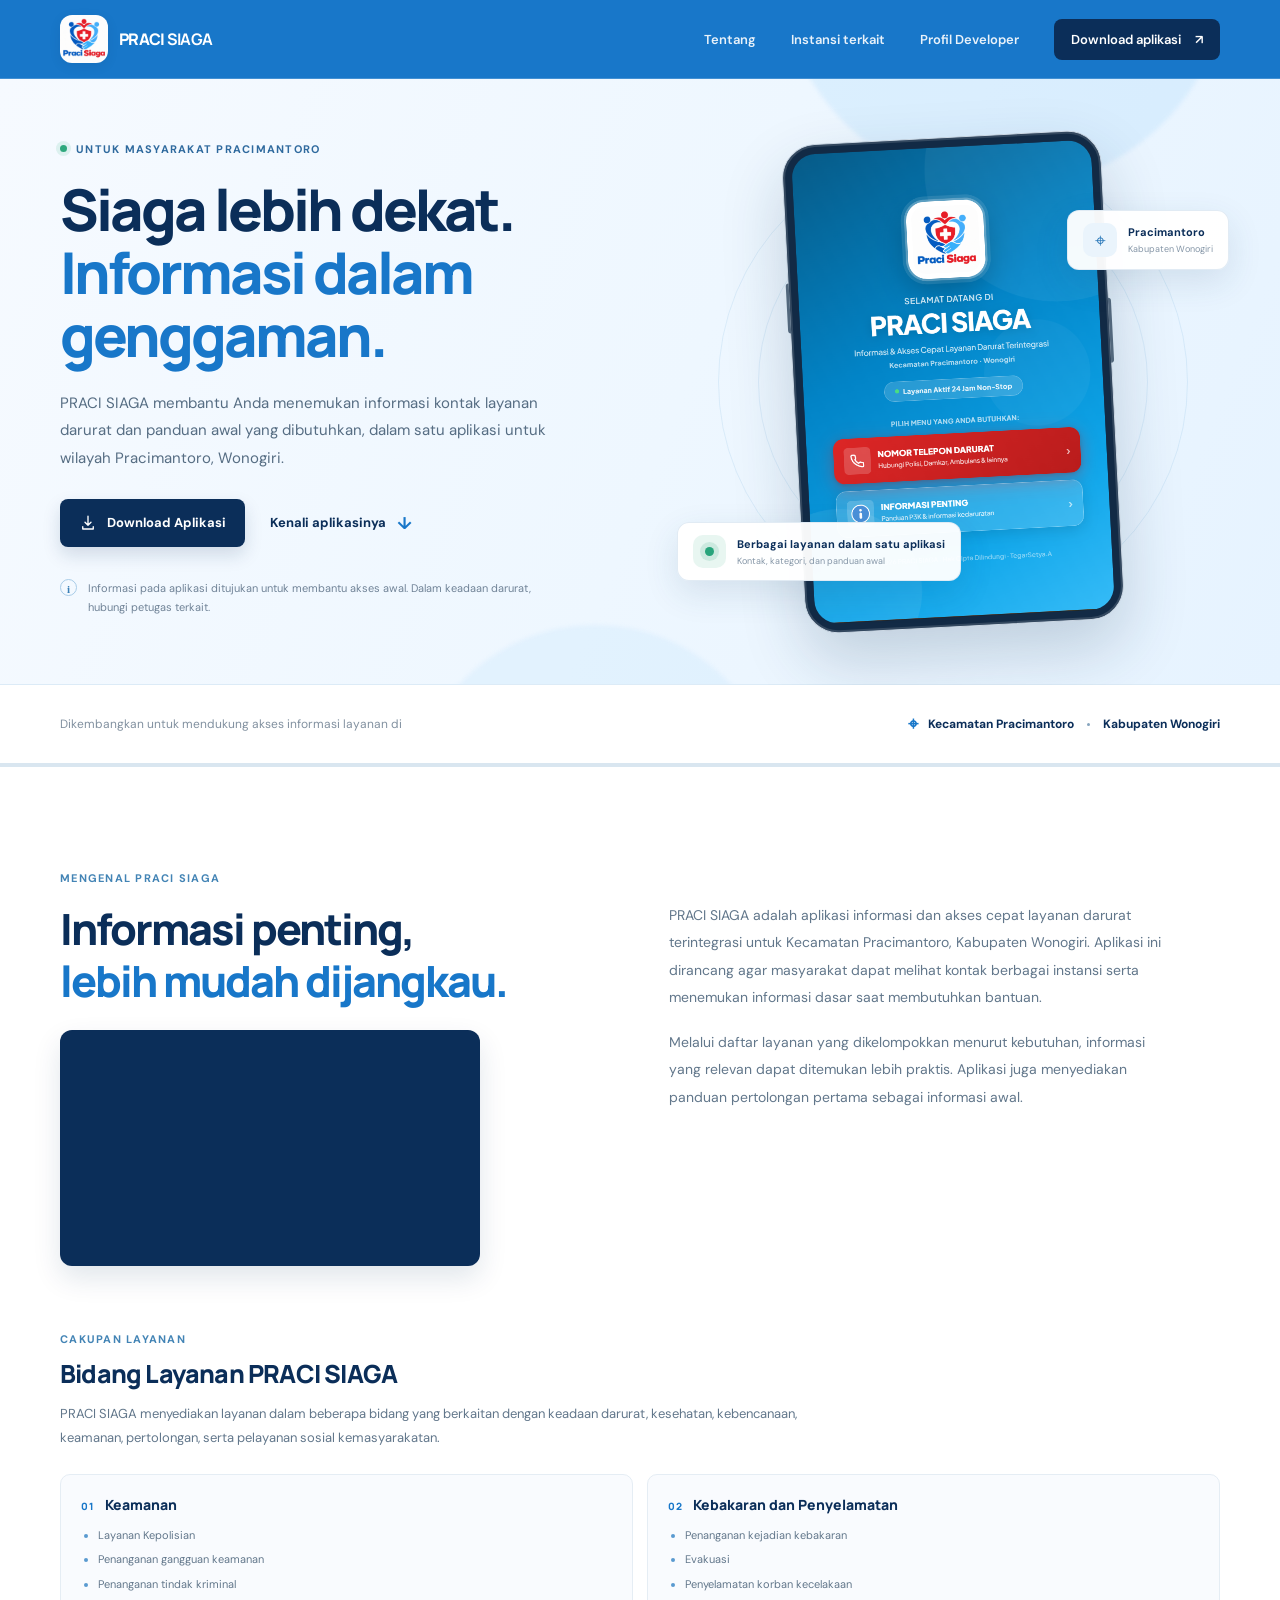
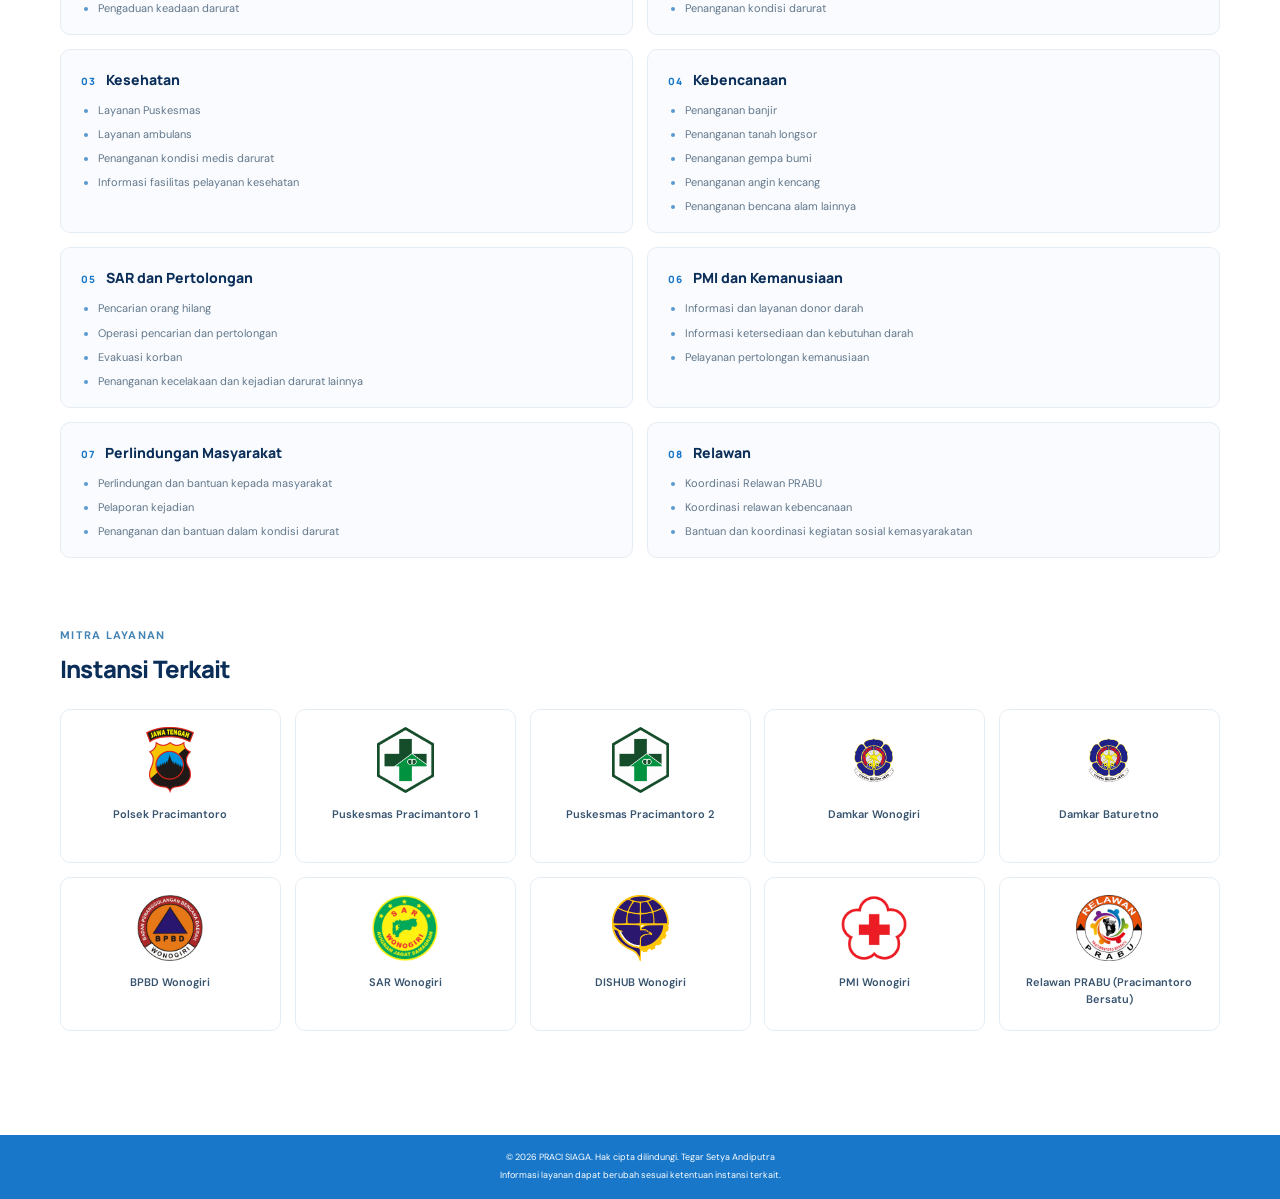
<file: index.html>
<!doctype html>
<html lang="id">
  <head>
    <meta charset="utf-8" />
    <meta name="viewport" content="width=device-width, initial-scale=1" />
    <meta name="theme-color" content="#0b2e59" />
    <meta name="google-site-verification" content="3XAbHLkq53jaSS6EdIxBK-yme9j9o7eOcM0wpCHH6LY" />
    <meta
      name="description"
      content="Kenali PRACI SIAGA, aplikasi informasi dan akses cepat layanan darurat terintegrasi untuk masyarakat Kecamatan Pracimantoro, Kabupaten Wonogiri."
    />
    <meta property="og:title" content="PRACI SIAGA — Siaga lebih dekat" />
    <meta
      property="og:description"
      content="Informasi layanan darurat, kontak instansi, dan panduan awal dalam satu aplikasi untuk masyarakat Pracimantoro."
    />
    <meta property="og:type" content="website" />
    <title>PRACI SIAGA — Informasi dan akses cepat layanan darurat</title>
    <link rel="icon" href="assets/logo-praci-siaga.jpg" type="image/jpeg" />
    <link rel="stylesheet" href="styles.css" />
    <script src="script.js" defer></script>
  </head>
  <body>
    <header class="site-header">
      <div class="container header-inner">
        <a class="brand" href="#beranda" aria-label="PRACI SIAGA — ke beranda">
          <img src="assets/logo-praci-siaga.jpg" alt="" width="48" height="48" />
          <span class="brand-name">PRACI <strong>SIAGA</strong></span>
        </a>
        <button class="menu-toggle" type="button" aria-expanded="false" aria-controls="site-nav">
          <span class="sr-only">Buka menu navigasi</span>
          <span></span><span></span><span></span>
        </button>
        <nav class="site-nav" id="site-nav" aria-label="Navigasi utama">
          <a href="#tentang">Tentang</a>
          <a href="#instansi">Instansi terkait</a>
          <a href="developer.html">Profil Developer</a>
          <a class="nav-cta" href="download.html">Download aplikasi <span aria-hidden="true">↗</span></a>
        </nav>
      </div>
    </header>

    <main>
      <section class="hero" id="beranda">
        <div class="hero-glow hero-glow-one" aria-hidden="true"></div>
        <div class="hero-glow hero-glow-two" aria-hidden="true"></div>
        <div class="container hero-layout">
          <div class="hero-copy">
            <p class="eyebrow"><span class="eyebrow-dot"></span> Untuk masyarakat Pracimantoro</p>
            <h1>Siaga lebih dekat.<br /><span>Informasi dalam genggaman.</span></h1>
            <p class="hero-description">
              PRACI SIAGA membantu Anda menemukan informasi kontak layanan darurat dan
              panduan awal yang dibutuhkan, dalam satu aplikasi untuk wilayah
              Pracimantoro, Wonogiri.
            </p>
            <div class="hero-actions">
              <a class="button button-primary" href="download.html">
                <svg viewBox="0 0 24 24" aria-hidden="true"><path d="M12 3v12m0 0 4-4m-4 4-4-4M5 17v3h14v-3" /></svg>
                Download Aplikasi
              </a>
              <a class="text-link" href="#tentang">Kenali aplikasinya <span aria-hidden="true">↓</span></a>
            </div>
            <div class="hero-note">
              <span class="note-icon" aria-hidden="true">i</span>
              <span>Informasi pada aplikasi ditujukan untuk membantu akses awal. Dalam keadaan darurat, hubungi petugas terkait.</span>
            </div>
          </div>

          <div class="hero-visual" aria-label="Pratinjau tampilan aplikasi PRACI SIAGA">
            <div class="visual-orbit orbit-one" aria-hidden="true"></div>
            <div class="visual-orbit orbit-two" aria-hidden="true"></div>
            <div class="floating-card floating-card-top">
              <span class="floating-icon icon-blue" aria-hidden="true">⌖</span>
              <span><strong>Pracimantoro</strong><small>Kabupaten Wonogiri</small></span>
            </div>
            <div class="phone">
              <div class="phone-screen">
                <img
                  class="phone-preview-image"
                  src="assets/praci-siaga-app.png"
                  alt="Tampilan aplikasi PRACI SIAGA dengan logo, informasi layanan darurat, dan tombol akses layanan"
                  width="645"
                  height="913"
                />
              </div>
            </div>
            <div class="floating-card floating-card-bottom">
              <span class="pulse-mark" aria-hidden="true"><span></span></span>
              <span><strong>Berbagai layanan dalam satu aplikasi</strong><small>Kontak, kategori, dan panduan awal</small></span>
            </div>
          </div>
        </div>
        <div class="hero-bottom-line" aria-hidden="true"></div>
      </section>

      <section class="trust-strip" aria-label="Ringkasan aplikasi">
        <div class="container trust-inner">
          <p>Dikembangkan untuk mendukung akses informasi layanan di</p>
          <div class="trust-location"><span aria-hidden="true">⌖</span> Kecamatan Pracimantoro <i></i> Kabupaten Wonogiri</div>
        </div>
      </section>

      <section class="section about-section" id="tentang">
        <div class="container about-layout">
          <div class="section-heading">
            <p class="eyebrow eyebrow-light">Mengenal PRACI SIAGA</p>
            <h2>Informasi penting,<br /><span>lebih mudah dijangkau.</span></h2>
            <div class="about-video">
              <iframe
                src="https://www.youtube.com/embed/TZM98ft9raw"
                title="Video PRACI SIAGA"
                loading="lazy"
                referrerpolicy="strict-origin-when-cross-origin"
                allow="accelerometer; autoplay; clipboard-write; encrypted-media; gyroscope; picture-in-picture; web-share"
                allowfullscreen
              ></iframe>
            </div>
          </div>
          <div class="about-copy">
            <p>
              PRACI SIAGA adalah aplikasi informasi dan akses cepat layanan darurat
              terintegrasi untuk Kecamatan Pracimantoro, Kabupaten Wonogiri. Aplikasi ini
              dirancang agar masyarakat dapat melihat kontak berbagai instansi serta
              menemukan informasi dasar saat membutuhkan bantuan.
            </p>
            <p>
              Melalui daftar layanan yang dikelompokkan menurut kebutuhan, informasi yang
              relevan dapat ditemukan lebih praktis. Aplikasi juga menyediakan panduan
              pertolongan pertama sebagai informasi awal.
            </p>
          </div>
        </div>

        <div class="container service-area-section" aria-labelledby="service-area-title">
          <div class="service-area-heading">
            <p class="eyebrow eyebrow-light">Cakupan layanan</p>
            <h2 id="service-area-title">Bidang Layanan PRACI SIAGA</h2>
            <p>PRACI SIAGA menyediakan layanan dalam beberapa bidang yang berkaitan dengan keadaan darurat, kesehatan, kebencanaan, keamanan, pertolongan, serta pelayanan sosial kemasyarakatan.</p>
          </div>
          <div class="service-area-grid">
            <article class="service-area-card">
              <h3><span>01</span> Keamanan</h3>
              <ul>
                <li>Layanan Kepolisian</li>
                <li>Penanganan gangguan keamanan</li>
                <li>Penanganan tindak kriminal</li>
                <li>Pengaduan keadaan darurat</li>
              </ul>
            </article>
            <article class="service-area-card">
              <h3><span>02</span> Kebakaran dan Penyelamatan</h3>
              <ul>
                <li>Penanganan kejadian kebakaran</li>
                <li>Evakuasi</li>
                <li>Penyelamatan korban kecelakaan</li>
                <li>Penanganan kondisi darurat</li>
              </ul>
            </article>
            <article class="service-area-card">
              <h3><span>03</span> Kesehatan</h3>
              <ul>
                <li>Layanan Puskesmas</li>
                <li>Layanan ambulans</li>
                <li>Penanganan kondisi medis darurat</li>
                <li>Informasi fasilitas pelayanan kesehatan</li>
              </ul>
            </article>
            <article class="service-area-card">
              <h3><span>04</span> Kebencanaan</h3>
              <ul>
                <li>Penanganan banjir</li>
                <li>Penanganan tanah longsor</li>
                <li>Penanganan gempa bumi</li>
                <li>Penanganan angin kencang</li>
                <li>Penanganan bencana alam lainnya</li>
              </ul>
            </article>
            <article class="service-area-card">
              <h3><span>05</span> SAR dan Pertolongan</h3>
              <ul>
                <li>Pencarian orang hilang</li>
                <li>Operasi pencarian dan pertolongan</li>
                <li>Evakuasi korban</li>
                <li>Penanganan kecelakaan dan kejadian darurat lainnya</li>
              </ul>
            </article>
            <article class="service-area-card">
              <h3><span>06</span> PMI dan Kemanusiaan</h3>
              <ul>
                <li>Informasi dan layanan donor darah</li>
                <li>Informasi ketersediaan dan kebutuhan darah</li>
                <li>Pelayanan pertolongan kemanusiaan</li>
              </ul>
            </article>
            <article class="service-area-card">
              <h3><span>07</span> Perlindungan Masyarakat</h3>
              <ul>
                <li>Perlindungan dan bantuan kepada masyarakat</li>
                <li>Pelaporan kejadian</li>
                <li>Penanganan dan bantuan dalam kondisi darurat</li>
              </ul>
            </article>
            <article class="service-area-card">
              <h3><span>08</span> Relawan</h3>
              <ul>
                <li>Koordinasi Relawan PRABU</li>
                <li>Koordinasi relawan kebencanaan</li>
                <li>Bantuan dan koordinasi kegiatan sosial kemasyarakatan</li>
              </ul>
            </article>
          </div>
        </div>

        <div class="container agency-section" id="instansi">
          <div class="agency-heading">
            <p class="eyebrow eyebrow-light">Mitra layanan</p>
            <h2>Instansi Terkait</h2>
          </div>
          <ul class="agency-grid" aria-label="Daftar instansi terkait PRACI SIAGA">
            <li class="agency-card"><img class="agency-logo" src="assets/logo-polsek-pracimantoro.png" alt="Logo Polsek Pracimantoro" width="66" height="66" /><span>Polsek Pracimantoro</span></li>
            <li class="agency-card"><img class="agency-logo" src="assets/logo-puskesmas.png" alt="Logo Puskesmas Pracimantoro" width="66" height="66" /><span>Puskesmas Pracimantoro 1</span></li>
            <li class="agency-card"><img class="agency-logo" src="assets/logo-puskesmas.png" alt="Logo Puskesmas Pracimantoro" width="66" height="66" /><span>Puskesmas Pracimantoro 2</span></li>
            <li class="agency-card"><img class="agency-logo" src="assets/logo-damkar.png" alt="Logo Pemadam Kebakaran" width="66" height="66" /><span>Damkar Wonogiri</span></li>
            <li class="agency-card"><img class="agency-logo" src="assets/logo-damkar.png" alt="Logo Pemadam Kebakaran" width="66" height="66" /><span>Damkar Baturetno</span></li>
            <li class="agency-card"><img class="agency-logo" src="assets/logo-bpbd-wonogiri.png" alt="Logo BPBD Wonogiri" width="66" height="66" /><span>BPBD Wonogiri</span></li>
            <li class="agency-card"><img class="agency-logo" src="assets/logo-sar-wonogiri.png" alt="Logo SAR Wonogiri" width="66" height="66" /><span>SAR Wonogiri</span></li>
            <li class="agency-card"><img class="agency-logo" src="assets/logo-dishub-wonogiri.png" alt="Logo DISHUB Wonogiri" width="66" height="66" /><span>DISHUB Wonogiri</span></li>
            <li class="agency-card"><img class="agency-logo" src="assets/logo-pmi-wonogiri.png" alt="Logo PMI Wonogiri" width="66" height="66" /><span>PMI Wonogiri</span></li>
            <li class="agency-card"><img class="agency-logo" src="assets/logo-relawan-prabu.png" alt="Logo Relawan PRABU" width="66" height="66" /><span>Relawan PRABU (Pracimantoro Bersatu)</span></li>
          </ul>
        </div>
      </section>

    </main>

    <footer class="site-footer">
      <div class="container footer-bottom">
        <span>© 2026 PRACI SIAGA. Hak cipta dilindungi. Tegar Setya Andiputra</span>
        <span>Informasi layanan dapat berubah sesuai ketentuan instansi terkait.</span>
      </div>
    </footer>
  </body>
</html>
</file>
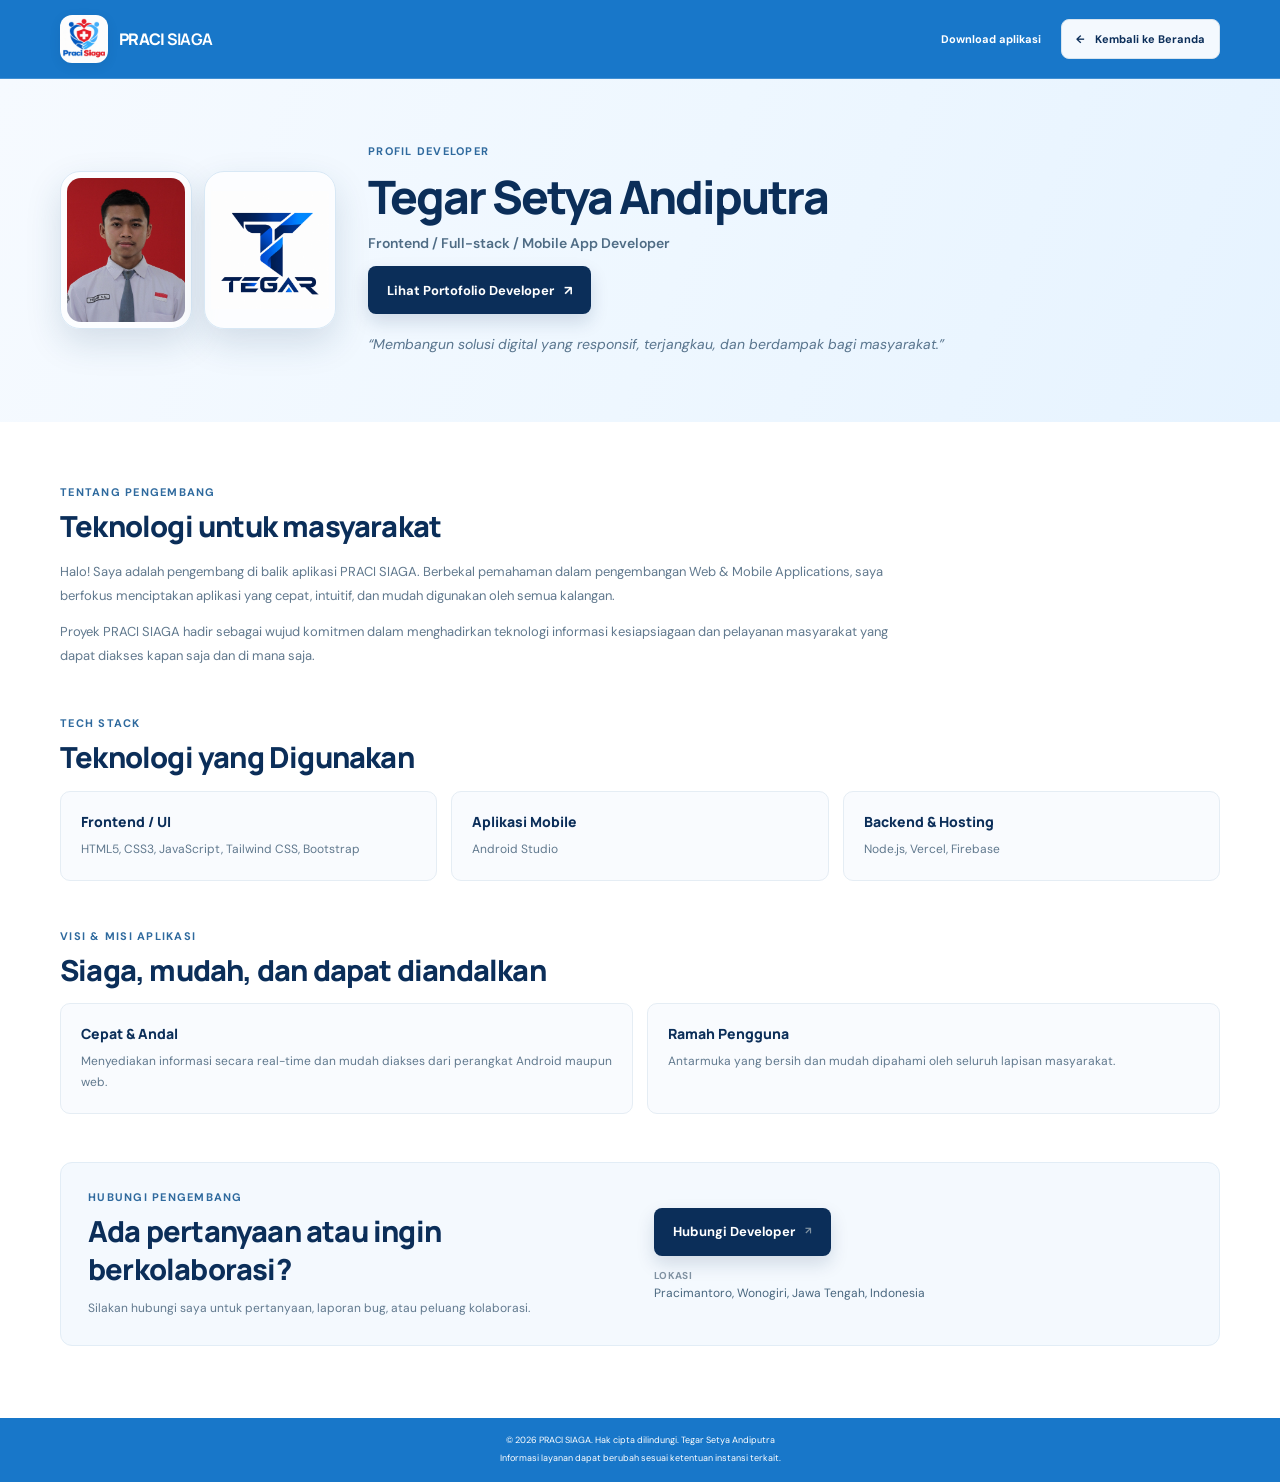
<file: developer.html>
<!doctype html>
<html lang="id">
  <head>
    <meta charset="utf-8" />
    <meta name="viewport" content="width=device-width, initial-scale=1" />
    <meta name="theme-color" content="#0b2e59" />
    <meta
      name="description"
      content="Profil Tegar Setya Andiputra, developer aplikasi PRACI SIAGA."
    />
    <title>Profil Developer — PRACI SIAGA</title>
    <link rel="icon" href="assets/logo-praci-siaga.jpg" type="image/jpeg" />
    <link rel="stylesheet" href="styles.css" />
    <script src="script.js" defer></script>
  </head>
  <body class="developer-page">
    <header class="site-header">
      <div class="container header-inner">
        <a class="brand" href="index.html#beranda" aria-label="PRACI SIAGA — kembali ke beranda">
          <img src="assets/logo-praci-siaga.jpg" alt="" width="48" height="48" />
          <span class="brand-name">PRACI <strong>SIAGA</strong></span>
        </a>
        <div class="developer-header-links">
          <a class="download-profile-link" href="assets/PRACI_SIAGA.apk" download="PRACI_SIAGA.apk">Download aplikasi</a>
          <a class="button download-header-back" href="index.html#beranda">
            <span aria-hidden="true">←</span>
            Kembali ke Beranda
          </a>
        </div>
      </div>
    </header>

    <main class="developer-page-main">
      <section class="developer-hero">
        <div class="container developer-hero-layout">
          <div class="developer-hero-visuals">
            <button class="developer-photo-trigger" type="button" aria-label="Perbesar foto Tegar Setya Andiputra" aria-haspopup="dialog">
              <img
                class="developer-photo"
                src="assets/developer-tegar.jpg"
                alt="Foto Tegar Setya Andiputra"
                width="768"
                height="1152"
              />
            </button>
            <img
              class="developer-logo"
              src="assets/logo-tegar-biru.png"
              alt="Logo TEGAR biru"
              width="768"
              height="768"
            />
          </div>
          <div class="developer-intro">
            <p class="eyebrow">Profil Developer</p>
            <h1>Tegar Setya Andiputra</h1>
            <p class="developer-role">Frontend / Full-stack / Mobile App Developer</p>
            <a
              class="button button-primary developer-portfolio-link"
              href="https://tegar-setya-andiputra-portofolio.vercel.app/#home"
              target="_blank"
              rel="noopener noreferrer"
            >
              Lihat Portofolio Developer <span aria-hidden="true">↗</span>
            </a>
            <blockquote>
              “Membangun solusi digital yang responsif, terjangkau, dan berdampak bagi masyarakat.”
            </blockquote>
          </div>
        </div>
      </section>

      <div class="container developer-content">
        <section class="developer-section" aria-labelledby="developer-about">
          <p class="eyebrow">Tentang Pengembang</p>
          <h2 id="developer-about">Teknologi untuk masyarakat</h2>
          <p>
            Halo! Saya adalah pengembang di balik aplikasi PRACI SIAGA. Berbekal pemahaman dalam
            pengembangan Web &amp; Mobile Applications, saya berfokus menciptakan aplikasi yang cepat,
            intuitif, dan mudah digunakan oleh semua kalangan.
          </p>
          <p>
            Proyek PRACI SIAGA hadir sebagai wujud komitmen dalam menghadirkan teknologi informasi
            kesiapsiagaan dan pelayanan masyarakat yang dapat diakses kapan saja dan di mana saja.
          </p>
        </section>

        <section class="developer-section" aria-labelledby="developer-stack">
          <p class="eyebrow">Tech Stack</p>
          <h2 id="developer-stack">Teknologi yang Digunakan</h2>
          <div class="developer-card-grid">
            <article class="developer-info-card">
              <h3>Frontend / UI</h3>
              <p>HTML5, CSS3, JavaScript, Tailwind CSS, Bootstrap</p>
            </article>
            <article class="developer-info-card">
              <h3>Aplikasi Mobile</h3>
              <p>Android Studio</p>
            </article>
            <article class="developer-info-card">
              <h3>Backend &amp; Hosting</h3>
              <p>Node.js, Vercel, Firebase</p>
            </article>
          </div>
        </section>

        <section class="developer-section" aria-labelledby="developer-vision">
          <p class="eyebrow">Visi &amp; Misi Aplikasi</p>
          <h2 id="developer-vision">Siaga, mudah, dan dapat diandalkan</h2>
          <div class="developer-card-grid developer-mission-grid">
            <article class="developer-info-card">
              <h3>Cepat &amp; Andal</h3>
              <p>
                Menyediakan informasi secara real-time dan mudah diakses dari perangkat Android
                maupun web.
              </p>
            </article>
            <article class="developer-info-card">
              <h3>Ramah Pengguna</h3>
              <p>Antarmuka yang bersih dan mudah dipahami oleh seluruh lapisan masyarakat.</p>
            </article>
          </div>
        </section>

        <section class="developer-contact" aria-labelledby="developer-contact-heading">
          <div>
            <p class="eyebrow">Hubungi Pengembang</p>
            <h2 id="developer-contact-heading">Ada pertanyaan atau ingin berkolaborasi?</h2>
            <p>Silakan hubungi saya untuk pertanyaan, laporan bug, atau peluang kolaborasi.</p>
          </div>
          <address>
            <a
              class="button button-primary developer-portfolio-link"
              href="https://tegar-setya-andiputra-portofolio.vercel.app/#home"
              target="_blank"
              rel="noopener noreferrer"
            >
              Hubungi Developer <span aria-hidden="true">↗</span>
            </a>
            <p>
              <span>Lokasi</span>
              Pracimantoro, Wonogiri, Jawa Tengah, Indonesia
            </p>
          </address>
        </section>
      </div>
    </main>

    <dialog class="developer-photo-dialog" aria-label="Foto Tegar Setya Andiputra">
      <button class="developer-photo-close" type="button" aria-label="Tutup foto">&times;</button>
      <img src="assets/developer-tegar.jpg" alt="Foto Tegar Setya Andiputra" width="768" height="1152" />
    </dialog>

    <footer class="site-footer">
      <div class="container footer-bottom">
        <span>© 2026 PRACI SIAGA. Hak cipta dilindungi. Tegar Setya Andiputra</span>
        <span>Informasi layanan dapat berubah sesuai ketentuan instansi terkait.</span>
      </div>
    </footer>
  </body>
</html>
</file>
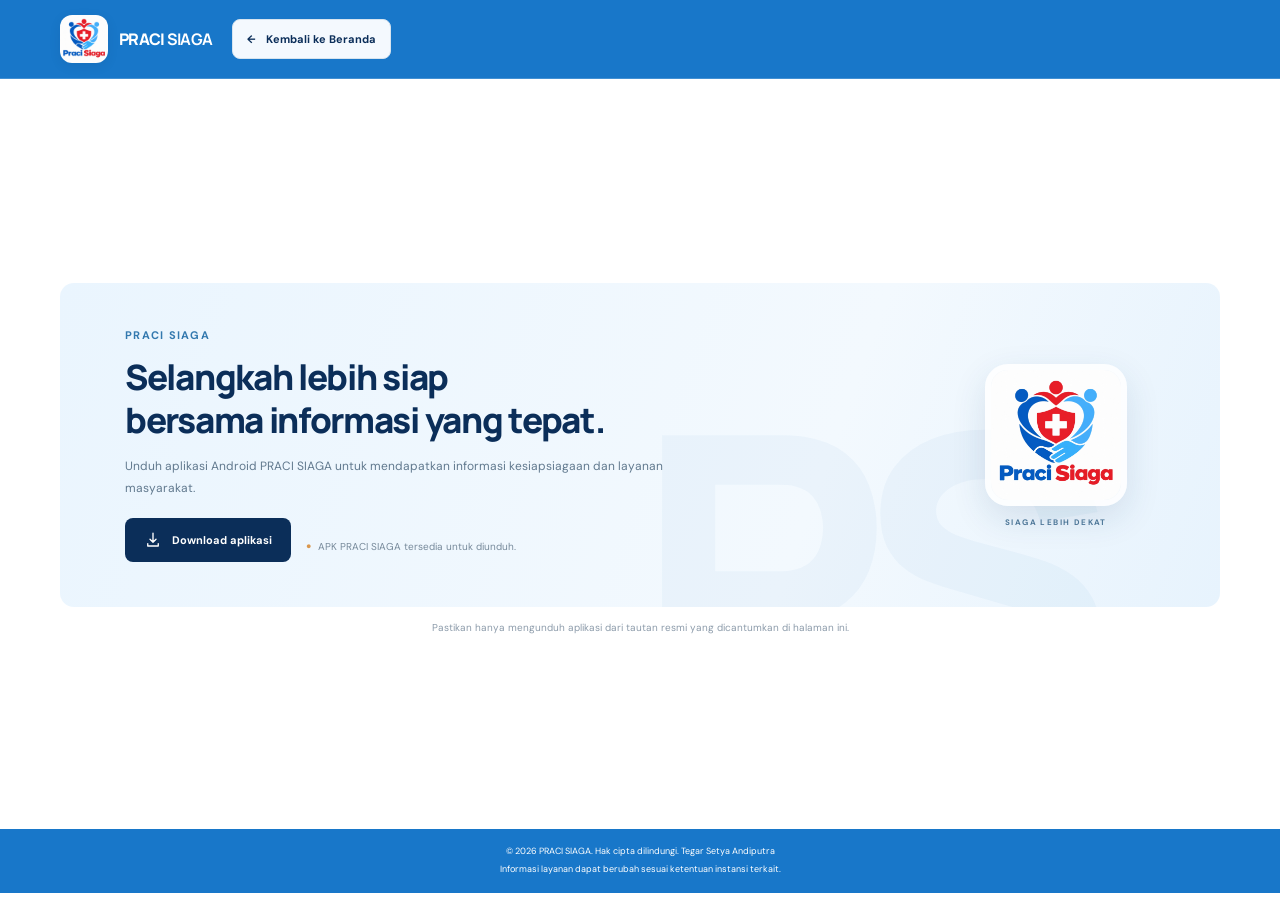
<file: download.html>
<!doctype html>
<html lang="id">
  <head>
    <meta charset="utf-8" />
    <meta name="viewport" content="width=device-width, initial-scale=1" />
    <meta name="theme-color" content="#0b2e59" />
    <meta
      name="description"
      content="Informasi unduhan resmi aplikasi PRACI SIAGA untuk masyarakat Kecamatan Pracimantoro, Kabupaten Wonogiri."
    />
    <title>Download Aplikasi — PRACI SIAGA</title>
    <link rel="icon" href="assets/logo-praci-siaga.jpg" type="image/jpeg" />
    <link rel="stylesheet" href="styles.css" />
  </head>
  <body class="download-page">
    <header class="site-header">
      <div class="container header-inner">
        <div class="download-header-group">
          <a class="brand" href="index.html#beranda" aria-label="PRACI SIAGA — kembali ke beranda">
            <img src="assets/logo-praci-siaga.jpg" alt="" width="48" height="48" />
            <span class="brand-name">PRACI <strong>SIAGA</strong></span>
          </a>
          <a class="button download-header-back" href="index.html#beranda">
            <span aria-hidden="true">←</span>
            Kembali ke Beranda
          </a>
        </div>
      </div>
    </header>

    <main class="download-page-main">
      <section class="download-section">
        <div class="container">
          <div class="download-card">
            <div class="download-watermark" aria-hidden="true">PS</div>
            <div class="download-copy">
              <p class="eyebrow">PRACI SIAGA</p>
              <h1>Selangkah lebih siap<br />bersama informasi yang tepat.</h1>
              <p>Unduh aplikasi Android PRACI SIAGA untuk mendapatkan informasi kesiapsiagaan dan layanan masyarakat.</p>
              <a class="button button-download" href="assets/PRACI_SIAGA.apk" download="PRACI_SIAGA.apk" aria-describedby="download-status">
                <svg viewBox="0 0 24 24" aria-hidden="true"><path d="M12 3v12m0 0 4-4m-4 4-4-4M5 17v3h14v-3" /></svg>
                Download aplikasi
              </a>
              <p class="download-status" id="download-status"><span aria-hidden="true">●</span> APK PRACI SIAGA tersedia untuk diunduh.</p>
            </div>
            <div class="download-brand" aria-hidden="true">
              <img src="assets/logo-praci-siaga.jpg" alt="" width="180" height="180" />
              <span>SIAGA LEBIH DEKAT</span>
            </div>
          </div>
          <p class="download-note">Pastikan hanya mengunduh aplikasi dari tautan resmi yang dicantumkan di halaman ini.</p>
        </div>
      </section>
    </main>

    <footer class="site-footer">
      <div class="container footer-bottom">
        <span>© 2026 PRACI SIAGA. Hak cipta dilindungi. Tegar Setya Andiputra</span>
        <span>Informasi layanan dapat berubah sesuai ketentuan instansi terkait.</span>
      </div>
    </footer>
  </body>
</html>
</file>
<file: styles.css>
@import url("https://fonts.googleapis.com/css2?family=DM+Sans:wght@400;500;600;700&family=Manrope:wght@400;500;600;700;800&display=swap");

:root {
  color-scheme: light;
  --navy: #0b2e59;
  --navy-deep: #082447;
  --blue: #1877c9;
  --blue-light: #dff1ff;
  --ice: #f4f9fe;
  --text: #142b45;
  --muted: #61758a;
  --line: #e2eaf1;
  --white: #fff;
  --font-body: "DM Sans", "Segoe UI", sans-serif;
  --font-heading: "Manrope", "Segoe UI", sans-serif;
}

* { box-sizing: border-box; }
html { scroll-behavior: smooth; scroll-padding-top: 92px; }
body { margin: 0; color: var(--text); background: #fff; font-family: var(--font-body); font-size: 15px; -webkit-font-smoothing: antialiased; }
a { color: inherit; text-decoration: none; }
button { font: inherit; }
.container { width: min(1160px, calc(100% - 48px)); margin: 0 auto; }
.sr-only { position: absolute; width: 1px; height: 1px; padding: 0; margin: -1px; overflow: hidden; clip: rect(0,0,0,0); white-space: nowrap; border: 0; }

.site-header { position: sticky; top: 0; z-index: 20; background: var(--blue); border-bottom: 1px solid rgba(255,255,255,.18); backdrop-filter: blur(16px); }
.header-inner { height: 78px; display: flex; align-items: center; justify-content: space-between; }
.brand { display: inline-flex; align-items: center; gap: 11px; }
.brand img { object-fit: cover; border-radius: 12px; background: #fff; box-shadow: 0 3px 12px rgba(9,42,78,.09); }
.brand-name { color: #fff; font-family: var(--font-heading); font-size: 16px; font-weight: 800; letter-spacing: -.7px; }
.brand-name strong { color: #fff; }
.site-nav { display: flex; align-items: center; gap: 35px; color: rgba(255,255,255,.9); font-size: 13px; font-weight: 600; }
.site-nav > a:not(.nav-cta):hover { color: #fff; }
.footer-top:hover { color: var(--blue); }
.site-nav .nav-cta { display: inline-flex; align-items: center; gap: 14px; padding: 12px 17px; color: #fff; background: var(--navy); border-radius: 8px; transition: background .2s, transform .2s; }
.site-nav .nav-cta:hover { color: var(--navy); background: #fff; transform: translateY(-1px); }
.menu-toggle { display: none; border: 0; background: transparent; }

.hero { position: relative; min-height: 606px; overflow: hidden; background: linear-gradient(112deg, #f6faff 0%, #eef7ff 53%, #e6f3ff 100%); }
.hero-layout { position: relative; z-index: 1; display: grid; grid-template-columns: 1.04fr .96fr; align-items: center; min-height: 606px; gap: 48px; }
.hero-copy { max-width: 590px; padding: 58px 0 64px; }
.eyebrow { display: flex; align-items: center; gap: 9px; margin: 0 0 22px; color: #2f6a9e; font-size: 11px; font-weight: 700; letter-spacing: 1.25px; text-transform: uppercase; }
.eyebrow-dot { width: 7px; height: 7px; background: #2ea87d; border-radius: 50%; box-shadow: 0 0 0 4px rgba(46,168,125,.12); }
h1, h2, h3, p { margin-top: 0; }
.hero h1 { margin: 0; color: var(--navy); font-family: var(--font-heading); font-size: clamp(40px, 4.5vw, 58px); font-weight: 800; letter-spacing: -3px; line-height: 1.1; }
.hero h1 span, .section-heading h2 span { color: var(--blue); }
.hero-description { max-width: 515px; margin: 22px 0 26px; color: #566d83; font-size: 15px; line-height: 1.85; }
.hero-actions { display: flex; align-items: center; gap: 25px; }
.button { display: inline-flex; justify-content: center; align-items: center; gap: 10px; min-height: 48px; padding: 0 19px; border-radius: 8px; font-size: 13px; font-weight: 700; transition: transform .2s, background .2s; }
.button svg { width: 18px; height: 18px; fill: none; stroke: currentColor; stroke-width: 1.8; stroke-linecap: round; stroke-linejoin: round; }
.button-primary { color: #fff; background: var(--navy); box-shadow: 0 8px 18px rgba(11,46,89,.15); }
.button-primary:hover { background: var(--blue); transform: translateY(-2px); }
.text-link { display: inline-flex; gap: 11px; align-items: center; color: var(--navy); font-size: 13px; font-weight: 700; }
.text-link span { color: var(--blue); font-size: 17px; }
.hero-note { display: flex; align-items: flex-start; gap: 11px; max-width: 475px; margin-top: 32px; color: #708397; font-size: 11px; line-height: 1.7; }
.note-icon { display: inline-grid; flex: 0 0 17px; height: 17px; place-items: center; color: #397fb6; border: 1px solid #a8cce8; border-radius: 50%; font-family: Georgia,serif; font-size: 11px; font-weight: 700; }
.hero-glow { position: absolute; border-radius: 50%; background: rgba(163,213,249,.25); filter: blur(2px); }
.hero-glow-one { width: 450px; height: 450px; top: -340px; right: 4%; }
.hero-glow-two { width: 370px; height: 370px; bottom: -310px; left: 32%; background: rgba(186,223,250,.23); }
.hero-bottom-line { position: absolute; right: 0; bottom: 0; left: 0; height: 1px; background: #dcebf7; }

.hero-visual { position: relative; display: flex; height: 570px; align-items: center; justify-content: center; }
.visual-orbit { position: absolute; border: 1px solid rgba(70,145,205,.12); border-radius: 50%; }
.orbit-one { width: 470px; height: 470px; }
.orbit-two { width: 390px; height: 390px; }
.phone { position: relative; z-index: 1; width: 320px; height: 490px; padding: 9px; border: 1px solid #ccd8e4; border-radius: 34px; background: #122a45; box-shadow: 0 28px 65px rgba(18,53,86,.2), inset 0 0 0 2px rgba(255,255,255,.14); transform: rotate(-3deg); }
.phone::before { position: absolute; top: 137px; left: -3px; width: 3px; height: 50px; border-radius: 3px 0 0 3px; background: #52677c; content: ""; }
.phone::after { position: absolute; top: 168px; right: -3px; width: 3px; height: 65px; border-radius: 0 3px 3px 0; background: #52677c; content: ""; }
.phone-screen { position: relative; height: 100%; overflow: hidden; border-radius: 24px; background: #f7faff; }
.phone-preview-image { display: block; width: 100%; height: 100%; object-fit: cover; object-position: center; }
.phone-status { display: flex; justify-content: space-between; padding: 1px 5px 20px; color: #293d52; font-size: 8px; font-weight: 700; }
.app-top { display: flex; align-items: center; justify-content: space-between; margin: 0 -15px; padding: 19px 18px 20px; color: #fff; background: linear-gradient(125deg, #0b2e59, #1c72b6); }
.app-kicker { color: #b7daf4; font-size: 7px; font-weight: 600; letter-spacing: .7px; }
.app-top h2 { margin: 6px 0 3px; font-family: var(--font-heading); font-size: 19px; font-weight: 800; letter-spacing: -.5px; }
.app-top p { margin: 0; color: #d4e9f9; font-size: 9px; }
.app-mark { display: grid; width: 36px; height: 36px; place-items: center; border: 1px solid rgba(255,255,255,.47); border-radius: 12px; background: rgba(255,255,255,.14); font-size: 11px; font-weight: 800; }
.phone-search { display: flex; align-items: center; gap: 7px; height: 33px; margin-top: 14px; padding: 0 10px; color: #8a9aaa; border: 1px solid #e4ebf1; border-radius: 7px; background: #fff; font-size: 9px; }
.phone-search span { color: #347db8; font-size: 16px; }
.phone-section-title { display: flex; justify-content: space-between; align-items: center; margin: 16px 0 9px; color: var(--navy); font-size: 10px; }
.phone-section-title span { color: #4285bb; font-size: 8px; }
.service-grid { display: grid; grid-template-columns: repeat(4,1fr); gap: 6px; }
.mini-service { display: flex; align-items: center; flex-direction: column; gap: 5px; padding: 9px 3px 7px; border: 1px solid #edf1f5; border-radius: 8px; background: #fff; color: #506579; font-size: 7px; }
.mini-icon { display: grid; width: 27px; height: 27px; place-items: center; border-radius: 8px; font-size: 15px; font-weight: 700; }
.mini-navy { color: #275d96; background: #eaf3fb; }.mini-red { color: #d85357; background: #fff0ef; }.mini-orange { color: #d48436; background: #fff5e8; }.mini-green { color: #298e78; background: #e9f7f3; }
.contact-row { display: flex; align-items: center; gap: 8px; padding: 9px 0; border-top: 1px solid #eaf0f5; }
.contact-symbol { display: grid; flex: 0 0 30px; height: 30px; place-items: center; border-radius: 8px; font-size: 15px; font-weight: 700; }
.symbol-navy { color: #275d96; background: #eaf3fb; }.symbol-red { color: #d85357; background: #fff0ef; }
.contact-row > span:nth-child(2) { min-width: 0; flex: 1; }
.contact-row strong, .contact-row small { display: block; }
.contact-row strong { overflow: hidden; color: #243a50; font-size: 8px; font-weight: 700; text-overflow: ellipsis; white-space: nowrap; }
.contact-row small { margin-top: 3px; color: #8a99a8; font-size: 7px; }
.contact-arrow { color: #7b91a6; font-size: 19px; }
.phone-bottom { position: absolute; right: 0; bottom: 0; left: 0; display: flex; justify-content: space-around; align-items: center; height: 38px; border-top: 1px solid #e6edf3; background: #fff; color: #8a99a8; font-size: 7px; }
.bottom-active { position: absolute; left: 30px; bottom: 7px; width: 23px; height: 2px; border-radius: 2px; background: #277bb9; }
.floating-card { position: absolute; z-index: 2; display: flex; align-items: center; gap: 11px; padding: 12px 15px; border: 1px solid rgba(222,233,243,.9); border-radius: 12px; background: rgba(255,255,255,.96); box-shadow: 0 12px 34px rgba(29,71,108,.12); }
.floating-card strong, .floating-card small { display: block; }
.floating-card strong { color: var(--navy); font-size: 11px; }
.floating-card small { margin-top: 4px; color: #8596a7; font-size: 9px; }
.floating-card-top { top: 113px; right: -9px; }
.floating-card-bottom { bottom: 86px; left: -9px; }
.floating-icon { display: grid; width: 34px; height: 34px; place-items: center; border-radius: 10px; font-size: 19px; }
.icon-blue { color: #2776b8; background: #eaf4fc; }
.pulse-mark { display: grid; width: 33px; height: 33px; place-items: center; border-radius: 10px; background: #e8f6f1; }
.pulse-mark span { width: 9px; height: 9px; border-radius: 50%; background: #28a47b; box-shadow: 0 0 0 5px rgba(40,164,123,.15); }

.trust-strip { background: #fff; border-bottom: 4px solid #d9e6f0; }
.trust-inner { display: flex; justify-content: space-between; align-items: center; min-height: 78px; }
.trust-inner p { margin: 0; color: #8291a0; font-size: 12px; }
.trust-location { display: flex; align-items: center; gap: 10px; color: var(--navy); font-size: 12px; font-weight: 700; }
.trust-location span { color: var(--blue); font-size: 18px; }
.trust-location i { width: 3px; height: 3px; margin: 0 3px; border-radius: 50%; background: #86a4be; }

.section { padding: 104px 0; }
.about-section { background: #fff; }
.about-layout { display: grid; grid-template-columns: .95fr 1.05fr; gap: 110px; align-items: start; }
.eyebrow-light { margin-bottom: 18px; color: #4384b5; }
.section-heading h2 { margin: 0; color: var(--navy); font-family: var(--font-heading); font-size: clamp(32px,3.5vw,43px); font-weight: 800; letter-spacing: -2px; line-height: 1.2; }
.about-video { width: 100%; max-width: 420px; margin-top: 24px; aspect-ratio: 16 / 9; overflow: hidden; border-radius: 12px; background: #0b2e59; box-shadow: 0 12px 28px rgba(11,46,89,.12); }
.about-video iframe { display: block; width: 100%; height: 100%; border: 0; }
.about-copy { max-width: 510px; padding-top: 31px; }
.about-copy p { margin-bottom: 18px; color: #62778b; font-size: 14px; line-height: 1.95; }

.service-area-section { margin-top: 66px; }
.service-area-heading { max-width: 760px; margin-bottom: 25px; }
.service-area-heading .eyebrow { margin-bottom: 10px; }
.service-area-heading h2 { margin: 0 0 11px; color: var(--navy); font-family: var(--font-heading); font-size: 25px; font-weight: 800; letter-spacing: -.8px; }
.service-area-heading > p:last-child { margin: 0; color: #62778b; font-size: 13px; line-height: 1.8; }
.service-area-grid { display: grid; grid-template-columns: repeat(2, minmax(0, 1fr)); gap: 14px; }
.service-area-card { padding: 19px 20px 17px; border: 1px solid #e5edf4; border-radius: 10px; background: #f9fbfe; }
.service-area-card h3 { display: flex; align-items: baseline; gap: 11px; margin: 0 0 11px; color: var(--navy); font-family: var(--font-heading); font-size: 14px; font-weight: 800; line-height: 1.5; }
.service-area-card h3 span { flex: 0 0 auto; color: var(--blue); font-size: 10px; letter-spacing: .5px; }
.service-area-card ul { display: grid; gap: 6px; margin: 0; padding: 0 0 0 17px; color: #62778b; font-size: 11px; line-height: 1.65; }
.service-area-card li::marker { color: #5a9ad0; }

.agency-section { margin-top: 70px; }
.agency-heading { margin-bottom: 24px; }
.agency-heading .eyebrow { margin-bottom: 10px; }
.agency-heading h2 { margin: 0; color: var(--navy); font-family: var(--font-heading); font-size: 24px; font-weight: 800; letter-spacing: -.8px; }
.agency-grid { display: grid; grid-template-columns: repeat(5, minmax(0, 1fr)); gap: 14px; margin: 0; padding: 0; list-style: none; }
.agency-card { display: flex; min-height: 154px; flex-direction: column; align-items: center; justify-content: flex-start; gap: 13px; padding: 17px 12px 15px; border: 1px solid #e5edf4; border-radius: 10px; background: #fff; color: #36536f; text-align: center; font-size: 11px; font-weight: 600; line-height: 1.55; }
.agency-logo { display: block; width: 66px; height: 66px; flex: 0 0 66px; object-fit: contain; }
@media (hover: hover) and (pointer: fine) and (prefers-reduced-motion: no-preference) {
  .agency-card { transform: perspective(800px) translateY(0) rotateX(var(--agency-tilt-y, 0deg)) rotateY(var(--agency-tilt-x, 0deg)); transition: transform .2s ease, box-shadow .2s ease, border-color .2s ease; }
  .agency-card:hover { transform: perspective(800px) translateY(-5px) rotateX(var(--agency-tilt-y, 0deg)) rotateY(var(--agency-tilt-x, 0deg)); border-color: #c5dff2; box-shadow: 0 16px 30px rgba(25,67,103,.16); }
}

.download-section { padding: 84px 0 75px; background: #fff; }
.download-card { position: relative; display: flex; min-height: 300px; justify-content: space-between; align-items: center; padding: 45px 65px; overflow: hidden; border-radius: 14px; background: linear-gradient(110deg,#eaf5fe,#f3f9fe 65%,#e7f3fd); }
.download-copy { position: relative; z-index: 1; max-width: 625px; }
.download-copy .eyebrow { margin-bottom: 14px; color: #3379af; }
.download-copy h2 { margin: 0 0 13px; color: var(--navy); font-family: var(--font-heading); font-size: clamp(26px,3vw,35px); font-weight: 800; letter-spacing: -1.3px; line-height: 1.25; }
.download-copy > p:not(.eyebrow):not(.download-status) { max-width: 540px; margin: 0 0 19px; color: #61798e; font-size: 12px; line-height: 1.8; }
.button-download { min-height: 44px; color: #fff; background: var(--navy); cursor: pointer; font-size: 11px; }
.button-download:hover { background: var(--blue); transform: translateY(-2px); }
.download-status { display: inline-flex; align-items: center; gap: 7px; margin: 13px 0 0 11px; color: #76899a; font-size: 10px; }
.download-status span { color: #d9974e; font-size: 9px; }
.download-brand { position: relative; z-index: 1; display: flex; flex-direction: column; align-items: center; gap: 11px; margin-right: 28px; }
.download-brand img { width: 142px; height: 142px; object-fit: cover; border: 6px solid rgba(255,255,255,.86); border-radius: 23px; box-shadow: 0 12px 35px rgba(25,67,103,.12); }
.download-brand span { color: #4d7798; font-size: 8px; font-weight: 700; letter-spacing: 1.4px; }
.download-watermark { position: absolute; right: 12%; bottom: -155px; color: rgba(72,143,200,.05); font-family: var(--font-heading); font-size: 390px; font-weight: 800; letter-spacing: -35px; line-height: 1; pointer-events: none; }
.download-note { margin: 14px 0 0; color: #8c9baa; text-align: center; font-size: 10px; }
.download-page-main { display: flex; min-height: calc(100vh - 78px - 72px); align-items: center; background: #fff; }
.download-page .download-section { width: 100%; }
.download-page .download-copy h1 { margin: 0 0 13px; color: var(--navy); font-family: var(--font-heading); font-size: clamp(26px,3vw,35px); font-weight: 800; letter-spacing: -1.3px; line-height: 1.25; }
.download-page .download-copy h1 + p { max-width: 540px; margin: 0 0 19px; color: #61798e; font-size: 12px; line-height: 1.8; }
.download-header-group { display: flex; align-items: center; gap: 20px; }
.download-header-back { min-height: 40px; padding: 0 14px; color: var(--navy); border: 1px solid #d6e4ef; background: #f4f9fe; font-size: 11px; }
.download-header-back:hover { background: #e8f4fd; }
.download-profile-link { color: #3379af; font-size: 11px; font-weight: 700; }
.download-profile-link:hover { color: var(--navy); }
.developer-page .download-profile-link,
.developer-page .download-profile-link:hover { color: #fff; }

.developer-page-main { background: #fff; }
.developer-hero { padding: 65px 0; background: linear-gradient(112deg, #f6faff 0%, #eef7ff 53%, #e6f3ff 100%); }
.developer-hero-layout { display: flex; align-items: center; gap: 32px; }
.developer-hero-visuals { display: flex; flex: 0 0 auto; align-items: center; gap: 12px; }
.developer-photo-trigger { width: 132px; height: 158px; flex: 0 0 132px; padding: 6px; overflow: hidden; border: 1px solid #d8e8f5; border-radius: 20px; background: rgba(255,255,255,.78); box-shadow: 0 14px 35px rgba(25,67,103,.15); cursor: zoom-in; }
.developer-photo-trigger:focus-visible, .developer-photo-close:focus-visible { outline: 3px solid var(--blue); outline-offset: 3px; }
.developer-photo { display: block; width: 100%; height: 100%; object-fit: cover; object-position: center 25%; border-radius: 14px; }
.developer-logo { display: block; width: 132px; height: 158px; flex: 0 0 132px; padding: 6px; border: 1px solid #d8e8f5; border-radius: 20px; background: rgba(255,255,255,.78); box-shadow: 0 14px 35px rgba(25,67,103,.15); object-fit: contain; }
.developer-photo-dialog { position: relative; max-width: min(90vw, 720px); max-height: 92vh; padding: 14px; overflow: visible; border: 1px solid rgba(255,255,255,.25); border-radius: 16px; background: #fff; box-shadow: 0 24px 80px rgba(0,0,0,.35); }
.developer-photo-dialog[open] { display: grid; place-items: center; }
.developer-photo-dialog::backdrop { background: rgba(5,19,34,.82); backdrop-filter: blur(4px); }
.developer-photo-dialog > img { display: block; max-width: calc(90vw - 28px); max-height: calc(92vh - 28px); object-fit: contain; border-radius: 8px; }
.developer-photo-close { position: absolute; z-index: 1; top: -13px; right: -13px; display: grid; width: 36px; height: 36px; place-items: center; border: 1px solid #dbe5ed; border-radius: 50%; background: #fff; color: var(--navy); box-shadow: 0 3px 12px rgba(0,0,0,.2); font-size: 25px; line-height: 1; cursor: pointer; }
.developer-intro .eyebrow { margin-bottom: 11px; }
.developer-intro h1 { margin: 0; color: var(--navy); font-family: var(--font-heading); font-size: clamp(32px,4vw,46px); font-weight: 800; letter-spacing: -2px; line-height: 1.2; }
.developer-role { margin: 10px 0 0; color: #4f6c85; font-size: 14px; font-weight: 600; }
.developer-portfolio-link { width: fit-content; margin-top: 14px; }
.developer-portfolio-link:focus-visible { outline: 3px solid var(--blue); outline-offset: 3px; }
.developer-intro blockquote { margin: 19px 0 0; color: #58748d; font-size: 14px; font-style: italic; line-height: 1.7; }
.developer-content { padding-top: 63px; padding-bottom: 72px; }
.developer-section { margin-bottom: 48px; }
.developer-section > .eyebrow, .developer-contact .eyebrow { margin-bottom: 9px; }
.developer-section h2, .developer-contact h2 { margin: 0 0 14px; color: var(--navy); font-family: var(--font-heading); font-size: clamp(22px,2.5vw,29px); font-weight: 800; letter-spacing: -.8px; line-height: 1.3; }
.developer-section > p:not(.eyebrow) { max-width: 850px; margin: 0 0 12px; color: #61798e; font-size: 13px; line-height: 1.85; }
.developer-card-grid { display: grid; grid-template-columns: repeat(3,minmax(0,1fr)); gap: 14px; }
.developer-info-card { padding: 20px; border: 1px solid #e5edf4; border-radius: 10px; background: #f9fbfe; }
.developer-info-card h3 { margin: 0 0 8px; color: var(--navy); font-family: var(--font-heading); font-size: 14px; font-weight: 800; }
.developer-info-card p { margin: 0; color: #61798e; font-size: 12px; line-height: 1.75; }
.developer-mission-grid { grid-template-columns: repeat(2,minmax(0,1fr)); }
.developer-contact { display: grid; grid-template-columns: 1fr 1fr; gap: 28px; align-items: center; padding: 27px; border: 1px solid #e2edf6; border-radius: 12px; background: #f4f9fe; }
.developer-contact h2 { margin-bottom: 9px; }
.developer-contact > div > p:last-child { margin: 0; color: #61798e; font-size: 12px; line-height: 1.7; }
.developer-contact address { display: grid; gap: 13px; color: #49677f; font-size: 12px; font-style: normal; overflow-wrap: anywhere; }
.developer-contact address a, .developer-contact address p { margin: 0; }
.developer-contact address a:hover { color: var(--blue); }
.developer-contact address span { display: block; margin-bottom: 3px; color: #8092a2; font-size: 10px; font-weight: 700; letter-spacing: .3px; text-transform: uppercase; }
.developer-header-links { display: flex; align-items: center; gap: 20px; }

.emergency-note { padding: 32px 0; background: #f7f9fb; border-top: 1px solid #edf1f4; border-bottom: 1px solid #edf1f4; }
.emergency-note-inner { display: flex; align-items: center; gap: 17px; }
.emergency-symbol { display: grid; flex: 0 0 35px; height: 35px; place-items: center; color: #b86d27; border: 1px solid #eddbbf; border-radius: 50%; background: #fff9f0; font-family: Georgia,serif; font-weight: 700; }
.emergency-note h2 { margin: 0 0 5px; color: var(--navy); font-family: var(--font-heading); font-size: 13px; font-weight: 800; }
.emergency-note p { max-width: 700px; margin: 0; color: #77899a; font-size: 10px; line-height: 1.7; }
.emergency-note-inner > a { display: inline-flex; flex: 0 0 auto; gap: 8px; align-items: center; margin-left: auto; color: #2f75aa; font-size: 10px; font-weight: 700; }

.site-footer { background: var(--blue); }
.footer-main { display: flex; align-items: center; gap: 25px; padding-top: 30px; padding-bottom: 27px; }
.footer-brand img { width: 42px; height: 42px; }
.footer-brand .brand-name { font-size: 14px; }
.footer-main > p { margin: 0; color: #7b8b9a; font-size: 10px; line-height: 1.7; }
.footer-top { display: inline-flex; gap: 10px; align-items: center; margin-left: auto; color: #63798d; font-size: 10px; font-weight: 600; }
.footer-top span { color: #347daf; font-size: 15px; }
.footer-bottom { display: flex; flex-direction: column; align-items: center; justify-content: center; gap: 6px; padding-top: 16px; padding-bottom: 18px; color: #fff; font-size: 9px; text-align: center; }

@media (min-width: 1400px) { .hero-layout { min-height: 650px; }.hero { min-height: 650px; }.hero-visual { height: 610px; } }
@media (max-width: 1000px) {
  .container { width: min(100% - 40px, 820px); }
  .hero-layout { grid-template-columns: 1.05fr .95fr; gap: 20px; }
  .hero h1 { font-size: 47px; }
  .hero-visual { transform: scale(.9); transform-origin: center; }
  .floating-card-top { right: -22px; }.floating-card-bottom { left: -22px; }
  .about-layout { gap: 55px; }
  .service-area-grid { gap: 11px; }
  .service-area-card { padding-right: 16px; padding-left: 16px; }
  .agency-grid { grid-template-columns: repeat(3, minmax(0, 1fr)); }
  .download-card { padding-right: 42px; padding-left: 42px; }
}
@media (max-width: 700px) {
  html { scroll-padding-top: 72px; }
  .container { width: calc(100% - 38px); }
  .header-inner { height: 68px; }
  .download-header-group { gap: 12px; }
  .download-header-group .brand { gap: 8px; }
  .brand img { width: 41px; height: 41px; border-radius: 10px; }
  .brand-name { font-size: 14px; }
  .download-header-back { min-height: 38px; padding: 0 10px; font-size: 9px; }
  .developer-hero { padding: 44px 0; }
  .developer-hero-layout { align-items: flex-start; flex-direction: column; gap: 19px; }
  .developer-hero-visuals { gap: 10px; }
  .developer-photo-trigger { width: 104px; height: 126px; flex-basis: 104px; border-radius: 16px; }
  .developer-photo-trigger img { border-radius: 11px; }
  .developer-logo { width: 104px; height: 126px; flex-basis: 104px; border-radius: 16px; }
  .developer-role { font-size: 12px; line-height: 1.6; }
  .developer-intro blockquote { margin-top: 13px; font-size: 12px; }
  .developer-content { padding-top: 44px; padding-bottom: 52px; }
  .developer-section { margin-bottom: 36px; }
  .developer-section > p:not(.eyebrow) { font-size: 11px; }
  .developer-card-grid, .developer-mission-grid { grid-template-columns: 1fr; gap: 10px; }
  .developer-info-card { padding: 16px; }
  .developer-info-card h3 { font-size: 12px; }
  .developer-info-card p { font-size: 10px; }
  .developer-contact { grid-template-columns: 1fr; gap: 19px; padding: 20px; }
  .developer-contact address { font-size: 10px; }
  .developer-header-links { gap: 9px; }
  .developer-header-links .download-header-back { font-size: 8px; }
  .menu-toggle { display: flex; width: 39px; height: 39px; flex-direction: column; justify-content: center; gap: 5px; padding: 8px; cursor: pointer; }
  .menu-toggle span:not(.sr-only) { width: 22px; height: 2px; border-radius: 2px; background: #fff; }
  .site-nav { position: absolute; top: 67px; right: 0; left: 0; display: none; flex-direction: column; align-items: stretch; gap: 0; padding: 7px 19px 18px; border-bottom: 1px solid rgba(255,255,255,.2); background: var(--blue); box-shadow: 0 14px 20px rgba(12,45,77,.12); }
  .site-nav.is-open { display: flex; }
  .site-nav > a:not(.nav-cta) { padding: 13px 4px; border-bottom: 1px solid rgba(255,255,255,.2); }
  .site-nav .nav-cta { justify-content: space-between; margin-top: 13px; }
  .hero { min-height: 0; }
  .hero-layout { display: flex; min-height: 0; flex-direction: column; gap: 0; align-items: stretch; }
  .hero-copy { padding: 50px 0 0; }
  .eyebrow { margin-bottom: 18px; font-size: 9px; }
  .hero h1 { font-size: clamp(37px,10vw,49px); letter-spacing: -2.4px; }
  .hero-description { margin: 18px 0 21px; font-size: 13px; line-height: 1.8; }
  .hero-actions { flex-wrap: wrap; gap: 16px; }
  .button { min-height: 45px; padding: 0 14px; font-size: 11px; }
  .text-link { font-size: 11px; }
  .hero-note { margin-top: 22px; font-size: 10px; }
  .hero-visual { height: 440px; margin-top: 46px; transform: scale(.78); transform-origin: center top; }
  .floating-card-top { top: 80px; right: -5px; }.floating-card-bottom { bottom: 43px; left: -8px; }
  .trust-inner { min-height: 80px; align-items: flex-start; flex-direction: column; justify-content: center; gap: 8px; }
  .trust-inner p { font-size: 10px; }.trust-location { gap: 7px; font-size: 10px; }
  .trust-location span { font-size: 14px; }
  .section { padding: 70px 0; }
  .about-layout { grid-template-columns: 1fr; gap: 13px; }
  .section-heading h2 { font-size: 34px; letter-spacing: -1.5px; }
  .about-copy { padding-top: 0; }.about-copy p { font-size: 12px; }
  .service-area-section { margin-top: 48px; }
  .service-area-heading h2 { font-size: 22px; }
  .service-area-heading > p:last-child { font-size: 11px; }
  .service-area-grid { grid-template-columns: 1fr; gap: 10px; }
  .service-area-card { padding: 16px; }
  .service-area-card h3 { font-size: 13px; }
  .service-area-card ul { font-size: 10px; }
  .agency-section { margin-top: 52px; }
  .agency-grid { grid-template-columns: repeat(2, minmax(0, 1fr)); gap: 10px; }
  .agency-card { min-height: 144px; padding: 14px 9px 12px; font-size: 10px; }
  .agency-logo { width: 60px; height: 60px; flex-basis: 60px; }
  .download-section { padding: 60px 0; }
  .download-card { min-height: 0; align-items: flex-start; flex-direction: column; gap: 22px; padding: 29px 24px; }
  .download-copy h2 { font-size: 27px; }
  .download-copy > p:not(.eyebrow):not(.download-status) { font-size: 11px; }
  .download-status { margin-left: 0; }
  .download-brand { flex-direction: row; gap: 10px; margin: 0; }
  .download-brand img { width: 48px; height: 48px; border-width: 3px; border-radius: 10px; }
  .download-brand span { font-size: 7px; }
  .download-note { font-size: 9px; line-height: 1.6; }
  .emergency-note-inner { align-items: flex-start; flex-wrap: wrap; gap: 10px 12px; }
  .emergency-symbol { flex-basis: 30px; height: 30px; }
  .emergency-note-inner > div { flex: 1; }
  .emergency-note h2 { font-size: 12px; }.emergency-note p { font-size: 9px; }
  .emergency-note-inner > a { margin: 2px 0 0 42px; font-size: 9px; }
  .footer-main { flex-wrap: wrap; gap: 14px; padding-top: 24px; }
  .footer-main > p { order: 3; width: 100%; }
  .footer-top { font-size: 9px; }
  .footer-bottom { font-size: 8px; }
}
@media (max-width: 380px) {
  .container { width: calc(100% - 30px); }
  .hero h1 { font-size: 36px; }
  .hero-actions { align-items: flex-start; flex-direction: column; }
  .hero-visual { height: 405px; margin-top: 58px; transform: scale(.7); }
  .download-status { font-size: 9px; }
}
@media (prefers-reduced-motion: reduce) {
  *, *::before, *::after { scroll-behavior: auto !important; animation-duration: .01ms !important; animation-iteration-count: 1 !important; transition-duration: .01ms !important; }
}
</file>
